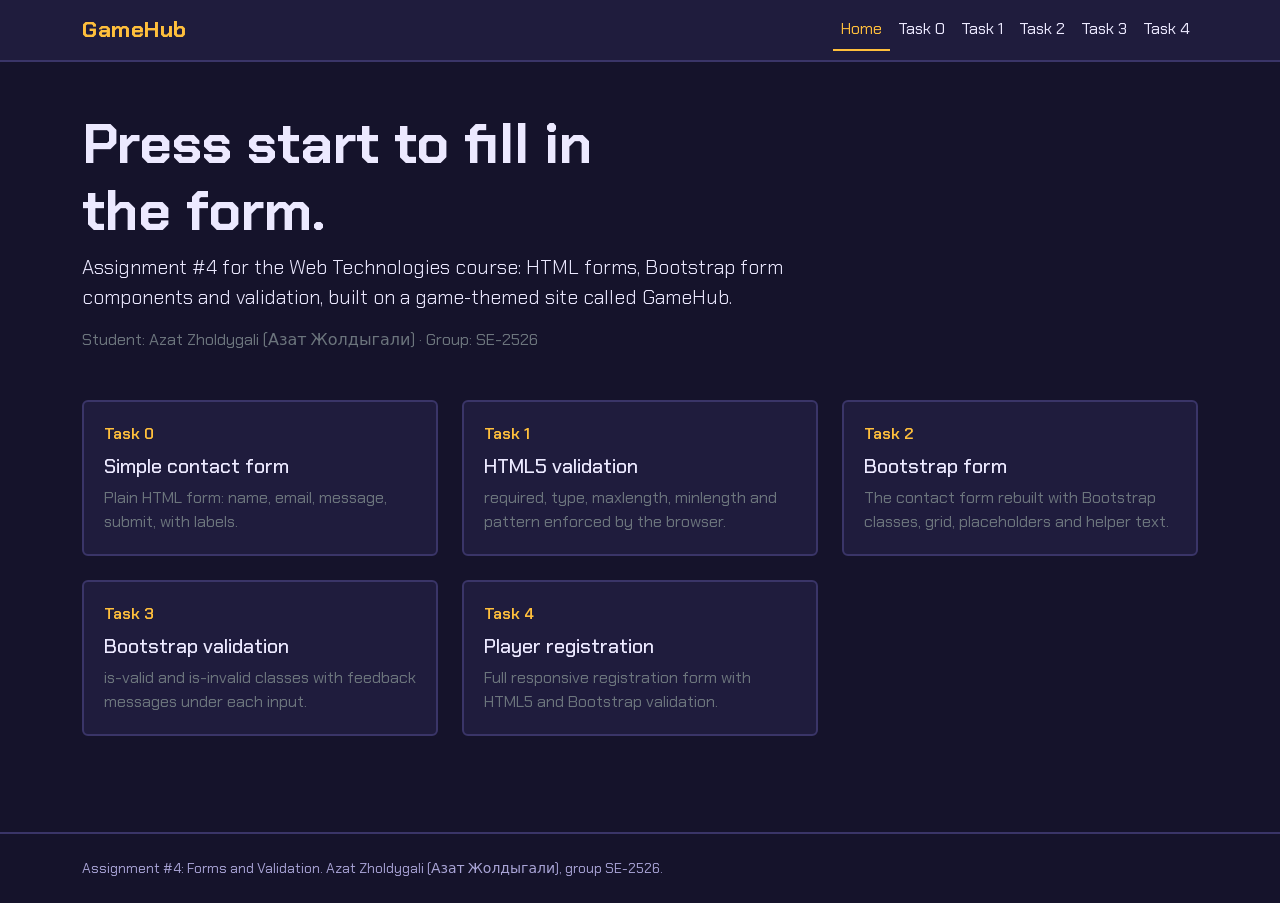
<file: index.html>
<!DOCTYPE html>
<html lang="en" data-bs-theme="dark">
<head>
  <meta charset="UTF-8">
  <meta name="viewport" content="width=device-width, initial-scale=1">
  <title>Home | GameHub Forms</title>
  <link href="https://cdn.jsdelivr.net/npm/bootstrap@5.3.3/dist/css/bootstrap.min.css" rel="stylesheet">
  <link rel="preconnect" href="https://fonts.googleapis.com">
  <link rel="preconnect" href="https://fonts.gstatic.com" crossorigin>
  <link href="https://fonts.googleapis.com/css2?family=Chakra+Petch:wght@400;500;600;700&display=swap" rel="stylesheet">
  <link href="css/style.css" rel="stylesheet">
  
</head>
<body>
  <nav class="navbar navbar-expand-lg gh-nav sticky-top">
    <div class="container">
      <a class="navbar-brand gh-brand" href="index.html">GameHub</a>
      <button class="navbar-toggler" type="button" data-bs-toggle="collapse" data-bs-target="#mainNav" aria-controls="mainNav" aria-expanded="false" aria-label="Toggle navigation">
        <span class="navbar-toggler-icon"></span>
      </button>
      <div class="collapse navbar-collapse" id="mainNav">
        <ul class="navbar-nav ms-auto"><li class="nav-item"><a class="nav-link active" href="index.html" aria-current="page">Home</a></li><li class="nav-item"><a class="nav-link" href="task0.html">Task 0</a></li><li class="nav-item"><a class="nav-link" href="task1.html">Task 1</a></li><li class="nav-item"><a class="nav-link" href="task2.html">Task 2</a></li><li class="nav-item"><a class="nav-link" href="task3.html">Task 3</a></li><li class="nav-item"><a class="nav-link" href="task4.html">Task 4</a></li></ul>
      </div>
    </div>
  </nav>
  <main class="container py-5">

    <section class="gh-hero mb-5">
      <h1 class="display-4 fw-bold">Press start to fill in the form.</h1>
      <p class="lead col-lg-8">Assignment #4 for the Web Technologies course: HTML forms, Bootstrap form components and validation, built on a game-themed site called GameHub.</p>
      <p class="mb-0 text-secondary">Student: Azat Zholdygali (Азат Жолдыгали) &middot; Group: SE-2526</p>
    </section>
    <div class="row g-4">
      <div class="col-md-6 col-lg-4">
        <a class="gh-card d-block h-100 text-decoration-none" href="task0.html">
          <span class="gh-tag">Task 0</span>
          <h2 class="h5 mt-2">Simple contact form</h2>
          <p class="mb-0 text-secondary">Plain HTML form: name, email, message, submit, with labels.</p>
        </a>
      </div>
      <div class="col-md-6 col-lg-4">
        <a class="gh-card d-block h-100 text-decoration-none" href="task1.html">
          <span class="gh-tag">Task 1</span>
          <h2 class="h5 mt-2">HTML5 validation</h2>
          <p class="mb-0 text-secondary">required, type, maxlength, minlength and pattern enforced by the browser.</p>
        </a>
      </div>
      <div class="col-md-6 col-lg-4">
        <a class="gh-card d-block h-100 text-decoration-none" href="task2.html">
          <span class="gh-tag">Task 2</span>
          <h2 class="h5 mt-2">Bootstrap form</h2>
          <p class="mb-0 text-secondary">The contact form rebuilt with Bootstrap classes, grid, placeholders and helper text.</p>
        </a>
      </div>
      <div class="col-md-6 col-lg-4">
        <a class="gh-card d-block h-100 text-decoration-none" href="task3.html">
          <span class="gh-tag">Task 3</span>
          <h2 class="h5 mt-2">Bootstrap validation</h2>
          <p class="mb-0 text-secondary">is-valid and is-invalid classes with feedback messages under each input.</p>
        </a>
      </div>
      <div class="col-md-6 col-lg-4">
        <a class="gh-card d-block h-100 text-decoration-none" href="task4.html">
          <span class="gh-tag">Task 4</span>
          <h2 class="h5 mt-2">Player registration</h2>
          <p class="mb-0 text-secondary">Full responsive registration form with HTML5 and Bootstrap validation.</p>
        </a>
      </div>
    </div>
  </main>
  <footer class="gh-footer py-4 mt-5">
    <div class="container small">Assignment #4: Forms and Validation. Azat Zholdygali (Азат Жолдыгали), group SE-2526.</div>
  </footer>
  <script src="https://cdn.jsdelivr.net/npm/bootstrap@5.3.3/dist/js/bootstrap.bundle.min.js"></script>
  
</body>
</html>
</file>
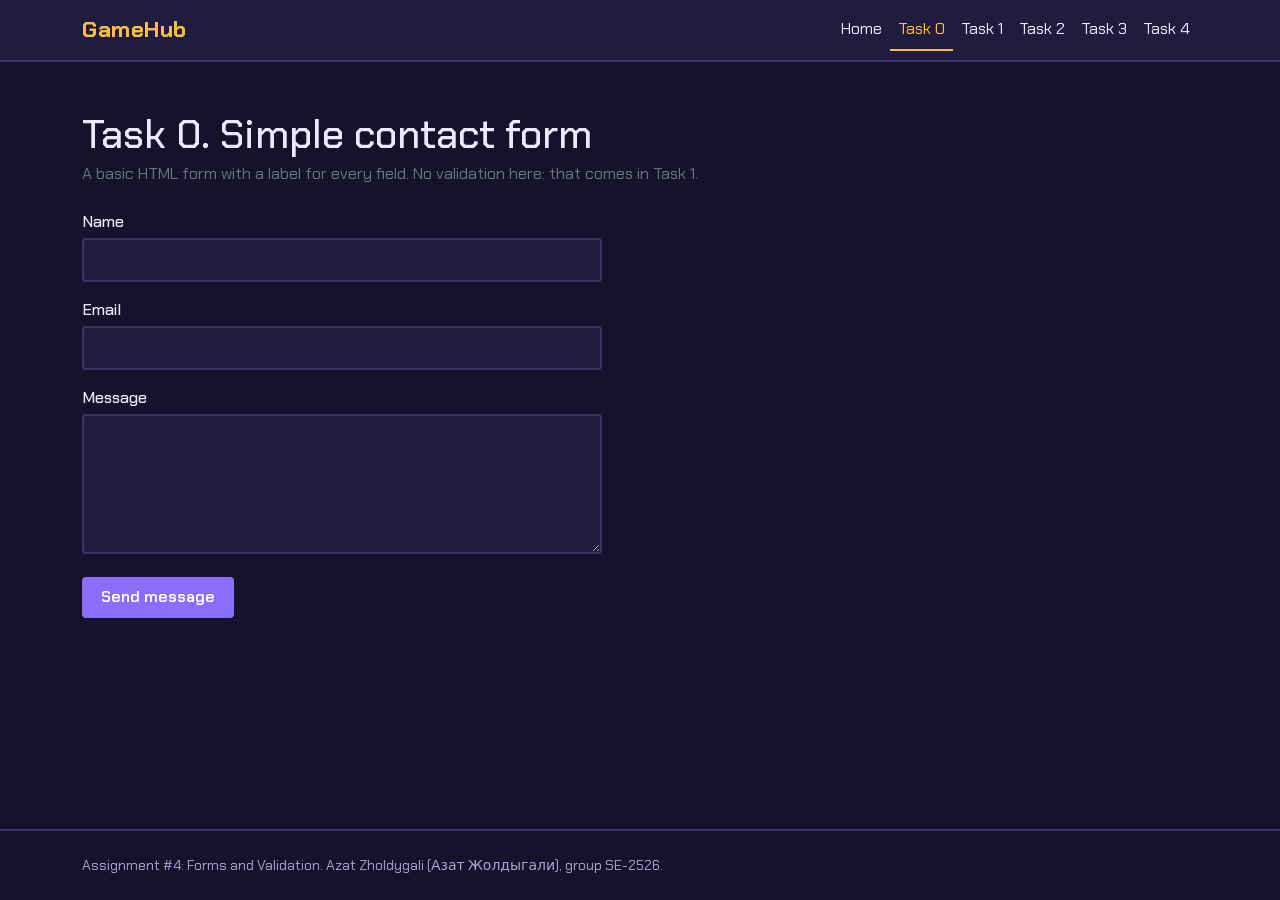
<file: task0.html>
<!DOCTYPE html>
<html lang="en" data-bs-theme="dark">
<head>
  <meta charset="UTF-8">
  <meta name="viewport" content="width=device-width, initial-scale=1">
  <title>Task 0 | GameHub Forms</title>
  <link href="https://cdn.jsdelivr.net/npm/bootstrap@5.3.3/dist/css/bootstrap.min.css" rel="stylesheet">
  <link rel="preconnect" href="https://fonts.googleapis.com">
  <link rel="preconnect" href="https://fonts.gstatic.com" crossorigin>
  <link href="https://fonts.googleapis.com/css2?family=Chakra+Petch:wght@400;500;600;700&display=swap" rel="stylesheet">
  <link href="css/style.css" rel="stylesheet">
  
</head>
<body>
  <nav class="navbar navbar-expand-lg gh-nav sticky-top">
    <div class="container">
      <a class="navbar-brand gh-brand" href="index.html">GameHub</a>
      <button class="navbar-toggler" type="button" data-bs-toggle="collapse" data-bs-target="#mainNav" aria-controls="mainNav" aria-expanded="false" aria-label="Toggle navigation">
        <span class="navbar-toggler-icon"></span>
      </button>
      <div class="collapse navbar-collapse" id="mainNav">
        <ul class="navbar-nav ms-auto"><li class="nav-item"><a class="nav-link" href="index.html">Home</a></li><li class="nav-item"><a class="nav-link active" href="task0.html" aria-current="page">Task 0</a></li><li class="nav-item"><a class="nav-link" href="task1.html">Task 1</a></li><li class="nav-item"><a class="nav-link" href="task2.html">Task 2</a></li><li class="nav-item"><a class="nav-link" href="task3.html">Task 3</a></li><li class="nav-item"><a class="nav-link" href="task4.html">Task 4</a></li></ul>
      </div>
    </div>
  </nav>
  <main class="container py-5">

    <h1 class="mb-1">Task 0. Simple contact form</h1>
    <p class="text-secondary mb-4">A basic HTML form with a label for every field. No validation here: that comes in Task 1.</p>
    <form action="#" method="post" class="plain-form" id="plainForm">
      <p>
        <label for="name">Name</label>
        <input type="text" id="name" name="name">
      </p>
      <p>
        <label for="email">Email</label>
        <input type="email" id="email" name="email">
      </p>
      <p>
        <label for="message">Message</label>
        <textarea id="message" name="message" rows="5"></textarea>
      </p>
      <button type="submit">Send message</button>
    </form>
    <div id="result" class="mt-3" role="status"></div>
  </main>
  <footer class="gh-footer py-4 mt-5">
    <div class="container small">Assignment #4: Forms and Validation. Azat Zholdygali (Азат Жолдыгали), group SE-2526.</div>
  </footer>
  <script src="https://cdn.jsdelivr.net/npm/bootstrap@5.3.3/dist/js/bootstrap.bundle.min.js"></script>
  <script src="js/validation.js"></script>
</body>
</html>
</file>
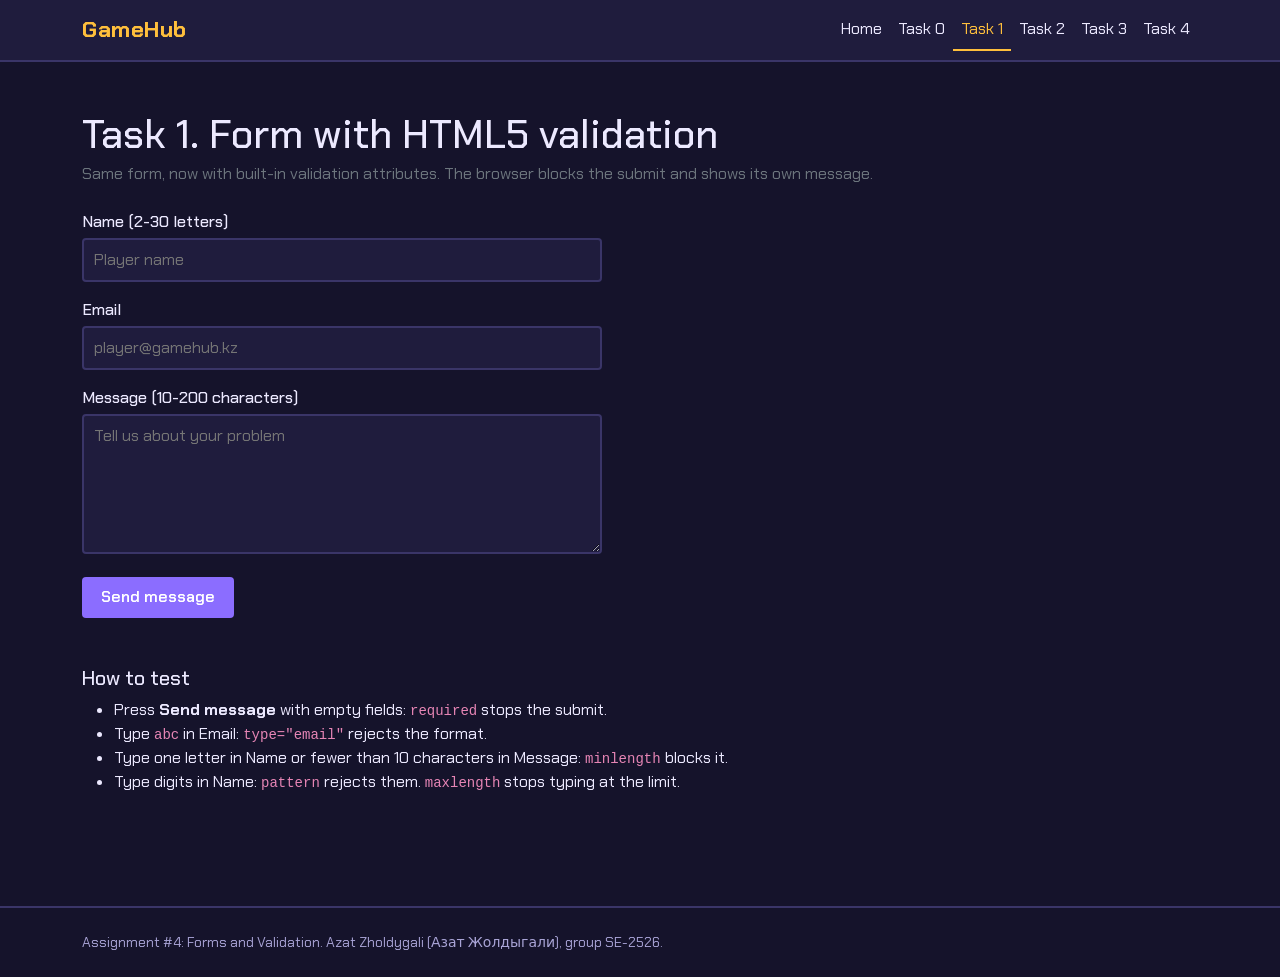
<file: task1.html>
<!DOCTYPE html>
<html lang="en" data-bs-theme="dark">
<head>
  <meta charset="UTF-8">
  <meta name="viewport" content="width=device-width, initial-scale=1">
  <title>Task 1 | GameHub Forms</title>
  <link href="https://cdn.jsdelivr.net/npm/bootstrap@5.3.3/dist/css/bootstrap.min.css" rel="stylesheet">
  <link rel="preconnect" href="https://fonts.googleapis.com">
  <link rel="preconnect" href="https://fonts.gstatic.com" crossorigin>
  <link href="https://fonts.googleapis.com/css2?family=Chakra+Petch:wght@400;500;600;700&display=swap" rel="stylesheet">
  <link href="css/style.css" rel="stylesheet">
  
</head>
<body>
  <nav class="navbar navbar-expand-lg gh-nav sticky-top">
    <div class="container">
      <a class="navbar-brand gh-brand" href="index.html">GameHub</a>
      <button class="navbar-toggler" type="button" data-bs-toggle="collapse" data-bs-target="#mainNav" aria-controls="mainNav" aria-expanded="false" aria-label="Toggle navigation">
        <span class="navbar-toggler-icon"></span>
      </button>
      <div class="collapse navbar-collapse" id="mainNav">
        <ul class="navbar-nav ms-auto"><li class="nav-item"><a class="nav-link" href="index.html">Home</a></li><li class="nav-item"><a class="nav-link" href="task0.html">Task 0</a></li><li class="nav-item"><a class="nav-link active" href="task1.html" aria-current="page">Task 1</a></li><li class="nav-item"><a class="nav-link" href="task2.html">Task 2</a></li><li class="nav-item"><a class="nav-link" href="task3.html">Task 3</a></li><li class="nav-item"><a class="nav-link" href="task4.html">Task 4</a></li></ul>
      </div>
    </div>
  </nav>
  <main class="container py-5">

    <h1 class="mb-1">Task 1. Form with HTML5 validation</h1>
    <p class="text-secondary mb-4">Same form, now with built-in validation attributes. The browser blocks the submit and shows its own message.</p>
    <form action="#" method="post" class="plain-form" id="html5Form">
      <p>
        <label for="name">Name (2-30 letters)</label>
        <input type="text" id="name" name="name" required minlength="2" maxlength="30" pattern="[A-Za-zА-Яа-яЁё\s\-]+" title="Use letters, spaces and hyphens only" placeholder="Player name">
      </p>
      <p>
        <label for="email">Email</label>
        <input type="email" id="email" name="email" required maxlength="60" placeholder="player@gamehub.kz">
      </p>
      <p>
        <label for="message">Message (10-200 characters)</label>
        <textarea id="message" name="message" rows="5" required minlength="10" maxlength="200" placeholder="Tell us about your problem"></textarea>
      </p>
      <button type="submit">Send message</button>
    </form>
    <div id="result" class="mt-3" role="status"></div>

    <section class="mt-5">
      <h2 class="h5">How to test</h2>
      <ul>
        <li>Press <strong>Send message</strong> with empty fields: <code>required</code> stops the submit.</li>
        <li>Type <code>abc</code> in Email: <code>type="email"</code> rejects the format.</li>
        <li>Type one letter in Name or fewer than 10 characters in Message: <code>minlength</code> blocks it.</li>
        <li>Type digits in Name: <code>pattern</code> rejects them. <code>maxlength</code> stops typing at the limit.</li>
      </ul>
    </section>
  </main>
  <footer class="gh-footer py-4 mt-5">
    <div class="container small">Assignment #4: Forms and Validation. Azat Zholdygali (Азат Жолдыгали), group SE-2526.</div>
  </footer>
  <script src="https://cdn.jsdelivr.net/npm/bootstrap@5.3.3/dist/js/bootstrap.bundle.min.js"></script>
  <script src="js/validation.js"></script>
</body>
</html>
</file>
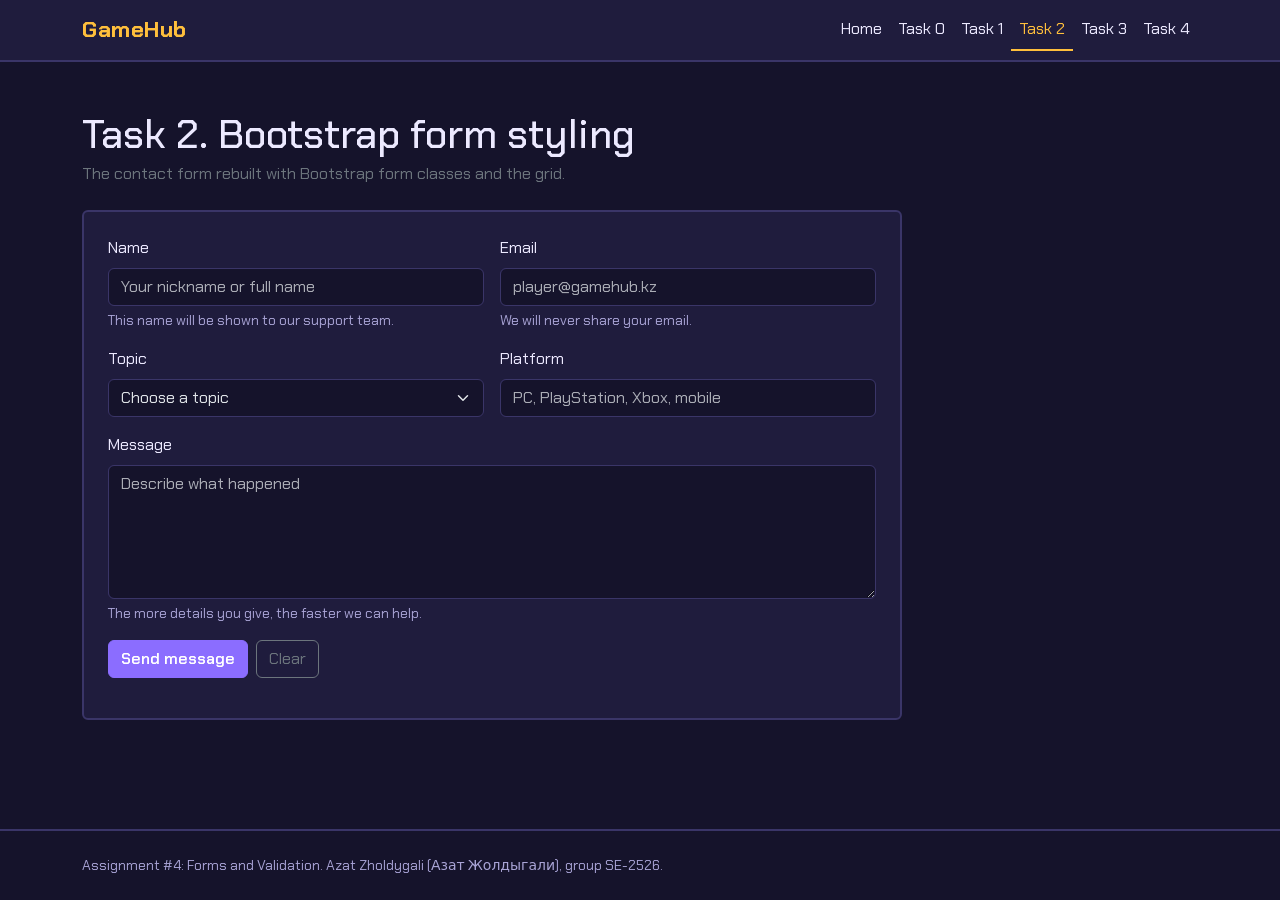
<file: task2.html>
<!DOCTYPE html>
<html lang="en" data-bs-theme="dark">
<head>
  <meta charset="UTF-8">
  <meta name="viewport" content="width=device-width, initial-scale=1">
  <title>Task 2 | GameHub Forms</title>
  <link href="https://cdn.jsdelivr.net/npm/bootstrap@5.3.3/dist/css/bootstrap.min.css" rel="stylesheet">
  <link rel="preconnect" href="https://fonts.googleapis.com">
  <link rel="preconnect" href="https://fonts.gstatic.com" crossorigin>
  <link href="https://fonts.googleapis.com/css2?family=Chakra+Petch:wght@400;500;600;700&display=swap" rel="stylesheet">
  <link href="css/style.css" rel="stylesheet">
  
</head>
<body>
  <nav class="navbar navbar-expand-lg gh-nav sticky-top">
    <div class="container">
      <a class="navbar-brand gh-brand" href="index.html">GameHub</a>
      <button class="navbar-toggler" type="button" data-bs-toggle="collapse" data-bs-target="#mainNav" aria-controls="mainNav" aria-expanded="false" aria-label="Toggle navigation">
        <span class="navbar-toggler-icon"></span>
      </button>
      <div class="collapse navbar-collapse" id="mainNav">
        <ul class="navbar-nav ms-auto"><li class="nav-item"><a class="nav-link" href="index.html">Home</a></li><li class="nav-item"><a class="nav-link" href="task0.html">Task 0</a></li><li class="nav-item"><a class="nav-link" href="task1.html">Task 1</a></li><li class="nav-item"><a class="nav-link active" href="task2.html" aria-current="page">Task 2</a></li><li class="nav-item"><a class="nav-link" href="task3.html">Task 3</a></li><li class="nav-item"><a class="nav-link" href="task4.html">Task 4</a></li></ul>
      </div>
    </div>
  </nav>
  <main class="container py-5">

    <h1 class="mb-1">Task 2. Bootstrap form styling</h1>
    <p class="text-secondary mb-4">The contact form rebuilt with Bootstrap form classes and the grid.</p>
    <div class="gh-panel">
      <form action="#" method="post" id="bsForm">
        <div class="row g-3">
          <div class="col-md-6">
            <label for="name" class="form-label">Name</label>
            <input type="text" class="form-control" id="name" name="name" placeholder="Your nickname or full name">
            <div class="form-text">This name will be shown to our support team.</div>
          </div>
          <div class="col-md-6">
            <label for="email" class="form-label">Email</label>
            <input type="email" class="form-control" id="email" name="email" placeholder="player@gamehub.kz">
            <div class="form-text">We will never share your email.</div>
          </div>
          <div class="col-md-6">
            <label for="topic" class="form-label">Topic</label>
            <select class="form-select" id="topic" name="topic">
              <option value="">Choose a topic</option>
              <option>Account problem</option>
              <option>Payment question</option>
              <option>Bug report</option>
              <option>Game suggestion</option>
            </select>
          </div>
          <div class="col-md-6">
            <label for="platform" class="form-label">Platform</label>
            <input type="text" class="form-control" id="platform" name="platform" placeholder="PC, PlayStation, Xbox, mobile">
          </div>
          <div class="col-12">
            <label for="message" class="form-label">Message</label>
            <textarea class="form-control" id="message" name="message" rows="5" placeholder="Describe what happened"></textarea>
            <div class="form-text">The more details you give, the faster we can help.</div>
          </div>
          <div class="col-12 d-flex gap-2">
            <button type="submit" class="btn btn-gh">Send message</button>
            <button type="reset" class="btn btn-outline-secondary">Clear</button>
          </div>
        </div>
      </form>
      <div id="result" class="mt-3" role="status"></div>
    </div>
  </main>
  <footer class="gh-footer py-4 mt-5">
    <div class="container small">Assignment #4: Forms and Validation. Azat Zholdygali (Азат Жолдыгали), group SE-2526.</div>
  </footer>
  <script src="https://cdn.jsdelivr.net/npm/bootstrap@5.3.3/dist/js/bootstrap.bundle.min.js"></script>
  <script src="js/validation.js"></script>
</body>
</html>
</file>
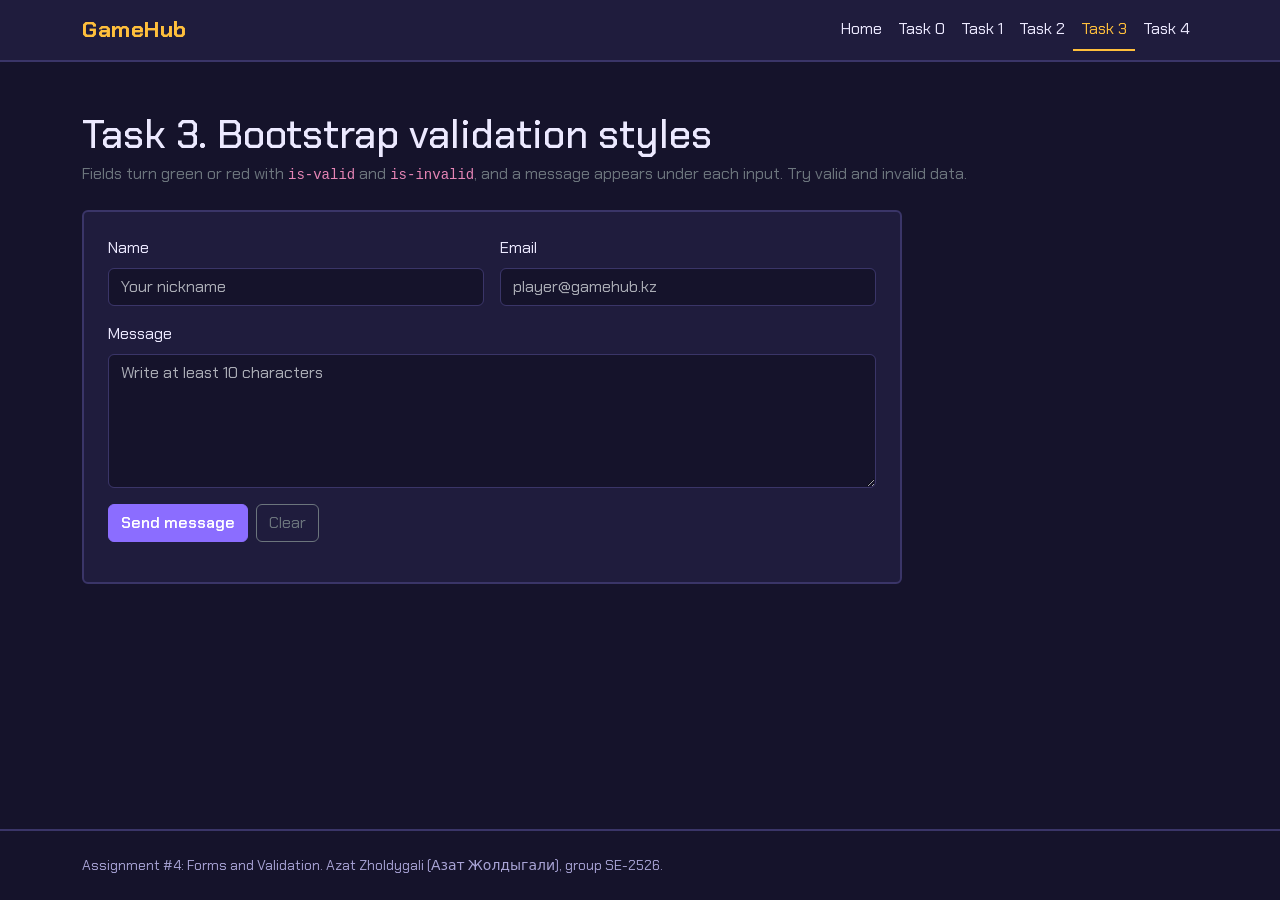
<file: task3.html>
<!DOCTYPE html>
<html lang="en" data-bs-theme="dark">
<head>
  <meta charset="UTF-8">
  <meta name="viewport" content="width=device-width, initial-scale=1">
  <title>Task 3 | GameHub Forms</title>
  <link href="https://cdn.jsdelivr.net/npm/bootstrap@5.3.3/dist/css/bootstrap.min.css" rel="stylesheet">
  <link rel="preconnect" href="https://fonts.googleapis.com">
  <link rel="preconnect" href="https://fonts.gstatic.com" crossorigin>
  <link href="https://fonts.googleapis.com/css2?family=Chakra+Petch:wght@400;500;600;700&display=swap" rel="stylesheet">
  <link href="css/style.css" rel="stylesheet">
  
</head>
<body>
  <nav class="navbar navbar-expand-lg gh-nav sticky-top">
    <div class="container">
      <a class="navbar-brand gh-brand" href="index.html">GameHub</a>
      <button class="navbar-toggler" type="button" data-bs-toggle="collapse" data-bs-target="#mainNav" aria-controls="mainNav" aria-expanded="false" aria-label="Toggle navigation">
        <span class="navbar-toggler-icon"></span>
      </button>
      <div class="collapse navbar-collapse" id="mainNav">
        <ul class="navbar-nav ms-auto"><li class="nav-item"><a class="nav-link" href="index.html">Home</a></li><li class="nav-item"><a class="nav-link" href="task0.html">Task 0</a></li><li class="nav-item"><a class="nav-link" href="task1.html">Task 1</a></li><li class="nav-item"><a class="nav-link" href="task2.html">Task 2</a></li><li class="nav-item"><a class="nav-link active" href="task3.html" aria-current="page">Task 3</a></li><li class="nav-item"><a class="nav-link" href="task4.html">Task 4</a></li></ul>
      </div>
    </div>
  </nav>
  <main class="container py-5">

    <h1 class="mb-1">Task 3. Bootstrap validation styles</h1>
    <p class="text-secondary mb-4">Fields turn green or red with <code>is-valid</code> and <code>is-invalid</code>, and a message appears under each input. Try valid and invalid data.</p>
    <div class="gh-panel">
      <form action="#" method="post" id="feedbackForm" novalidate>
        <div class="row g-3">
          <div class="col-md-6">
            <label for="name" class="form-label">Name</label>
            <input type="text" class="form-control" id="name" name="name" placeholder="Your nickname" required minlength="2" maxlength="30">
            <div class="valid-feedback">Looks good!</div>
            <div class="invalid-feedback">Name is required.</div>
          </div>
          <div class="col-md-6">
            <label for="email" class="form-label">Email</label>
            <input type="email" class="form-control" id="email" name="email" placeholder="player@gamehub.kz" required>
            <div class="valid-feedback">Looks good!</div>
            <div class="invalid-feedback">Email is required.</div>
          </div>
          <div class="col-12">
            <label for="message" class="form-label">Message</label>
            <textarea class="form-control" id="message" name="message" rows="5" placeholder="Write at least 10 characters" required minlength="10" maxlength="200"></textarea>
            <div class="valid-feedback">Looks good!</div>
            <div class="invalid-feedback">Message is required.</div>
          </div>
          <div class="col-12 d-flex gap-2">
            <button type="submit" class="btn btn-gh">Send message</button>
            <button type="reset" class="btn btn-outline-secondary">Clear</button>
          </div>
        </div>
      </form>
      <div id="result" class="mt-3" role="status"></div>
    </div>
  </main>
  <footer class="gh-footer py-4 mt-5">
    <div class="container small">Assignment #4: Forms and Validation. Azat Zholdygali (Азат Жолдыгали), group SE-2526.</div>
  </footer>
  <script src="https://cdn.jsdelivr.net/npm/bootstrap@5.3.3/dist/js/bootstrap.bundle.min.js"></script>
  <script src="js/validation.js"></script>
</body>
</html>
</file>
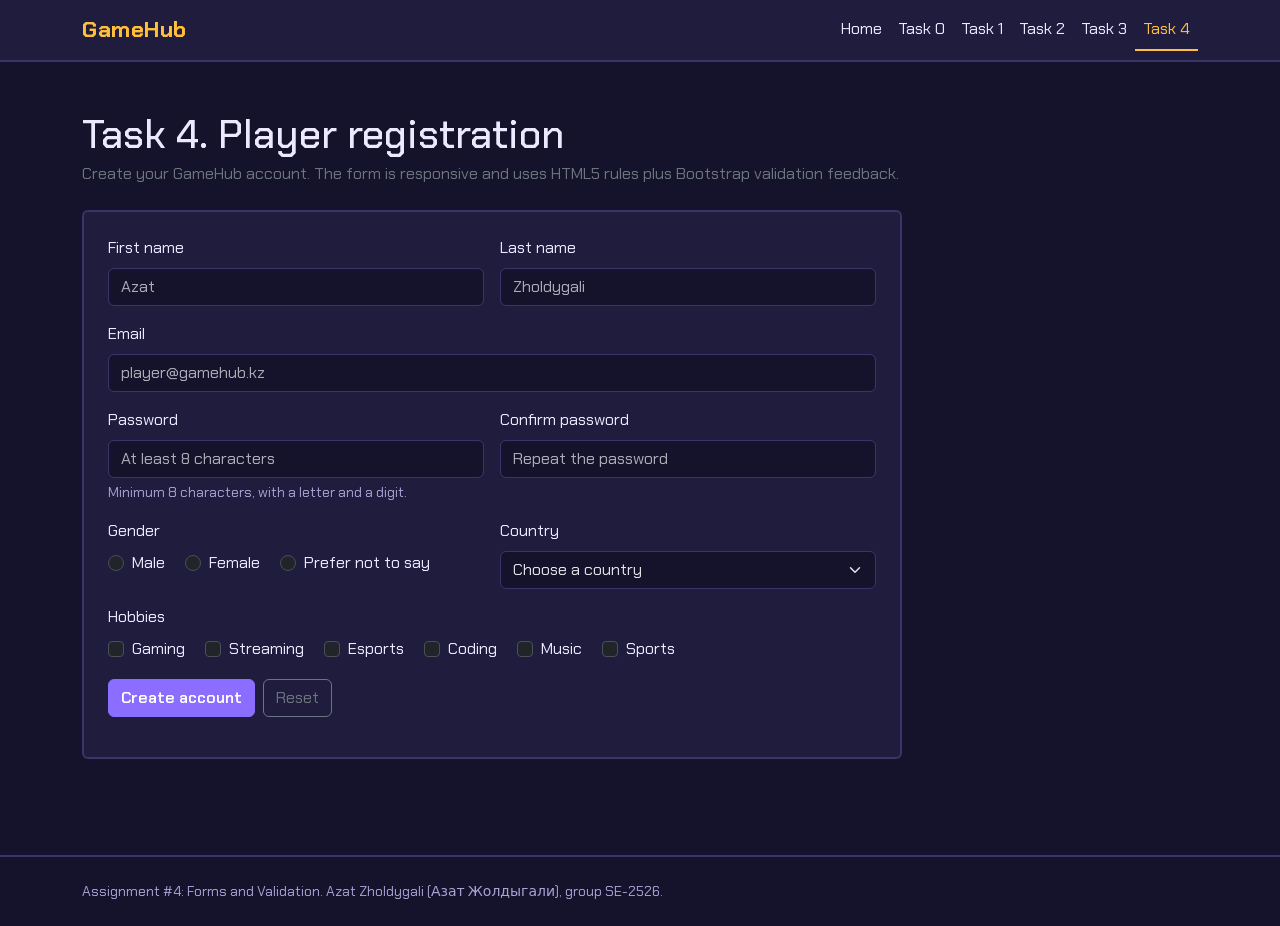
<file: task4.html>
<!DOCTYPE html>
<html lang="en" data-bs-theme="dark">
<head>
  <meta charset="UTF-8">
  <meta name="viewport" content="width=device-width, initial-scale=1">
  <title>Task 4 | GameHub Forms</title>
  <link href="https://cdn.jsdelivr.net/npm/bootstrap@5.3.3/dist/css/bootstrap.min.css" rel="stylesheet">
  <link rel="preconnect" href="https://fonts.googleapis.com">
  <link rel="preconnect" href="https://fonts.gstatic.com" crossorigin>
  <link href="https://fonts.googleapis.com/css2?family=Chakra+Petch:wght@400;500;600;700&display=swap" rel="stylesheet">
  <link href="css/style.css" rel="stylesheet">
  
</head>
<body>
  <nav class="navbar navbar-expand-lg gh-nav sticky-top">
    <div class="container">
      <a class="navbar-brand gh-brand" href="index.html">GameHub</a>
      <button class="navbar-toggler" type="button" data-bs-toggle="collapse" data-bs-target="#mainNav" aria-controls="mainNav" aria-expanded="false" aria-label="Toggle navigation">
        <span class="navbar-toggler-icon"></span>
      </button>
      <div class="collapse navbar-collapse" id="mainNav">
        <ul class="navbar-nav ms-auto"><li class="nav-item"><a class="nav-link" href="index.html">Home</a></li><li class="nav-item"><a class="nav-link" href="task0.html">Task 0</a></li><li class="nav-item"><a class="nav-link" href="task1.html">Task 1</a></li><li class="nav-item"><a class="nav-link" href="task2.html">Task 2</a></li><li class="nav-item"><a class="nav-link" href="task3.html">Task 3</a></li><li class="nav-item"><a class="nav-link active" href="task4.html" aria-current="page">Task 4</a></li></ul>
      </div>
    </div>
  </nav>
  <main class="container py-5">

    <h1 class="mb-1">Task 4. Player registration</h1>
    <p class="text-secondary mb-4">Create your GameHub account. The form is responsive and uses HTML5 rules plus Bootstrap validation feedback.</p>
    <div class="gh-panel">
      <form action="#" method="post" id="regForm" novalidate>
        <div class="row g-3">
          <div class="col-md-6">
            <label for="firstName" class="form-label">First name</label>
            <input type="text" class="form-control" id="firstName" name="firstName" required minlength="2" maxlength="30" pattern="[A-Za-zА-Яа-яЁё\-]+" placeholder="Azat">
            <div class="valid-feedback">Looks good!</div>
            <div class="invalid-feedback">Enter your first name (2-30 letters, no spaces or digits).</div>
          </div>
          <div class="col-md-6">
            <label for="lastName" class="form-label">Last name</label>
            <input type="text" class="form-control" id="lastName" name="lastName" required minlength="2" maxlength="30" pattern="[A-Za-zА-Яа-яЁё\-]+" placeholder="Zholdygali">
            <div class="valid-feedback">Looks good!</div>
            <div class="invalid-feedback">Enter your last name (2-30 letters, no spaces or digits).</div>
          </div>
          <div class="col-12">
            <label for="email" class="form-label">Email</label>
            <input type="email" class="form-control" id="email" name="email" required placeholder="player@gamehub.kz">
            <div class="valid-feedback">Looks good!</div>
            <div class="invalid-feedback">Enter a valid email, for example player@gamehub.kz.</div>
          </div>
          <div class="col-md-6">
            <label for="password" class="form-label">Password</label>
            <input type="password" class="form-control" id="password" name="password" required minlength="8" maxlength="64" pattern="(?=.*[A-Za-z])(?=.*\d).{8,}" placeholder="At least 8 characters" aria-describedby="pwHelp">
            <div id="pwHelp" class="form-text">Minimum 8 characters, with a letter and a digit.</div>
            <div class="valid-feedback">Strong enough!</div>
            <div class="invalid-feedback">Password needs at least 8 characters, including a letter and a digit.</div>
          </div>
          <div class="col-md-6">
            <label for="confirmPassword" class="form-label">Confirm password</label>
            <input type="password" class="form-control" id="confirmPassword" name="confirmPassword" required placeholder="Repeat the password">
            <div class="valid-feedback">Passwords match.</div>
            <div class="invalid-feedback" id="confirmFeedback">Repeat your password.</div>
          </div>
          <div class="col-md-6">
            <span class="form-label d-block">Gender</span>
            <div class="form-check form-check-inline">
              <input class="form-check-input" type="radio" name="gender" id="genderMale" value="Male" required>
              <label class="form-check-label" for="genderMale">Male</label>
            </div>
            <div class="form-check form-check-inline">
              <input class="form-check-input" type="radio" name="gender" id="genderFemale" value="Female">
              <label class="form-check-label" for="genderFemale">Female</label>
            </div>
            <div class="form-check form-check-inline">
              <input class="form-check-input" type="radio" name="gender" id="genderOther" value="Other">
              <label class="form-check-label" for="genderOther">Prefer not to say</label>
            </div>
            <div class="invalid-feedback" id="genderFeedback">Choose one option.</div>
          </div>
          <div class="col-md-6">
            <label for="country" class="form-label">Country</label>
            <select class="form-select" id="country" name="country" required>
              <option value="">Choose a country</option>
              <option>Kazakhstan</option><option>Kyrgyzstan</option><option>Uzbekistan</option><option>Russia</option><option>Germany</option><option>United States</option><option>Other</option>
            </select>
            <div class="valid-feedback">Looks good!</div>
            <div class="invalid-feedback">Please select your country.</div>
          </div>
          <div class="col-12">
            <span class="form-label d-block">Hobbies</span>
              <div class="form-check form-check-inline">
                <input class="form-check-input hobby" type="checkbox" id="hobby0" name="hobbies" value="Gaming">
                <label class="form-check-label" for="hobby0">Gaming</label>
              </div>
              <div class="form-check form-check-inline">
                <input class="form-check-input hobby" type="checkbox" id="hobby1" name="hobbies" value="Streaming">
                <label class="form-check-label" for="hobby1">Streaming</label>
              </div>
              <div class="form-check form-check-inline">
                <input class="form-check-input hobby" type="checkbox" id="hobby2" name="hobbies" value="Esports">
                <label class="form-check-label" for="hobby2">Esports</label>
              </div>
              <div class="form-check form-check-inline">
                <input class="form-check-input hobby" type="checkbox" id="hobby3" name="hobbies" value="Coding">
                <label class="form-check-label" for="hobby3">Coding</label>
              </div>
              <div class="form-check form-check-inline">
                <input class="form-check-input hobby" type="checkbox" id="hobby4" name="hobbies" value="Music">
                <label class="form-check-label" for="hobby4">Music</label>
              </div>
              <div class="form-check form-check-inline">
                <input class="form-check-input hobby" type="checkbox" id="hobby5" name="hobbies" value="Sports">
                <label class="form-check-label" for="hobby5">Sports</label>
              </div>
            <div class="invalid-feedback" id="hobbyFeedback">Pick at least one hobby.</div>
          </div>
          <div class="col-12 d-flex gap-2">
            <button type="submit" class="btn btn-gh">Create account</button>
            <button type="reset" class="btn btn-outline-secondary">Reset</button>
          </div>
        </div>
      </form>
      <div id="result" class="mt-3" role="status"></div>
    </div>
  </main>
  <footer class="gh-footer py-4 mt-5">
    <div class="container small">Assignment #4: Forms and Validation. Azat Zholdygali (Азат Жолдыгали), group SE-2526.</div>
  </footer>
  <script src="https://cdn.jsdelivr.net/npm/bootstrap@5.3.3/dist/js/bootstrap.bundle.min.js"></script>
  <script src="js/validation.js"></script>
</body>
</html>
</file>
<file: css/style.css>
/* GameHub theme: deep ink background, violet primary, amber "coin" accent */
:root {
  --gh-bg: #15132b;
  --gh-surface: #1f1c3d;
  --gh-line: #3a3568;
  --gh-violet: #8b6dff;
  --gh-amber: #ffbf3c;
  --gh-text: #ece9ff;
}
body {
  font-family: "Chakra Petch", system-ui, sans-serif;
  background: var(--gh-bg);
  color: var(--gh-text);
  min-height: 100vh;
  display: flex;
  flex-direction: column;
}
main { flex: 1; }
.gh-nav { background: var(--gh-surface); border-bottom: 2px solid var(--gh-line); }
.gh-brand { font-weight: 700; font-size: 1.4rem; color: var(--gh-amber) !important; letter-spacing: .5px; }
.gh-nav .nav-link { color: var(--gh-text); }
.gh-nav .nav-link:hover { color: var(--gh-amber); }
.gh-nav .nav-link.active { color: var(--gh-amber); border-bottom: 2px solid var(--gh-amber); }
.gh-footer { border-top: 2px solid var(--gh-line); color: #a9a4d6; }
.gh-hero h1 { max-width: 16ch; }
.gh-card {
  background: var(--gh-surface);
  border: 2px solid var(--gh-line);
  border-radius: 6px;
  padding: 1.25rem;
  color: var(--gh-text);
  transition: border-color .15s, transform .15s;
}
.gh-card:hover { border-color: var(--gh-violet); transform: translateY(-2px); }
.gh-tag { color: var(--gh-amber); font-weight: 600; }
.gh-panel {
  background: var(--gh-surface);
  border: 2px solid var(--gh-line);
  border-radius: 6px;
  padding: 1.5rem;
  max-width: 820px;
}
.btn-gh { background: var(--gh-violet); border-color: var(--gh-violet); color: #fff; font-weight: 600; }
.btn-gh:hover, .btn-gh:focus { background: var(--gh-amber); border-color: var(--gh-amber); color: #1b1500; }
:focus-visible { outline: 3px solid var(--gh-amber); outline-offset: 2px; }
.form-control, .form-select { background-color: var(--gh-bg); border-color: var(--gh-line); }
.form-control:focus, .form-select:focus { border-color: var(--gh-violet); box-shadow: 0 0 0 .2rem rgba(139,109,255,.3); }
.form-text { color: #a9a4d6; }

/* Plain (non-Bootstrap) forms for Task 0 and Task 1 */
.plain-form { max-width: 520px; }
.plain-form label { display: block; margin-bottom: .25rem; font-weight: 500; }
.plain-form input, .plain-form textarea {
  width: 100%;
  padding: .5rem .6rem;
  background: var(--gh-surface);
  color: var(--gh-text);
  border: 2px solid var(--gh-line);
  border-radius: 4px;
  font: inherit;
}
.plain-form input:invalid:not(:placeholder-shown), .plain-form textarea:invalid:not(:placeholder-shown) { border-color: #e5484d; }
.plain-form button {
  padding: .55rem 1.2rem;
  background: var(--gh-violet);
  color: #fff;
  border: 0;
  border-radius: 4px;
  font: inherit;
  font-weight: 600;
  cursor: pointer;
}
.plain-form button:hover { background: var(--gh-amber); color: #1b1500; }
@media (prefers-reduced-motion: reduce) { .gh-card { transition: none; } }
</file>
